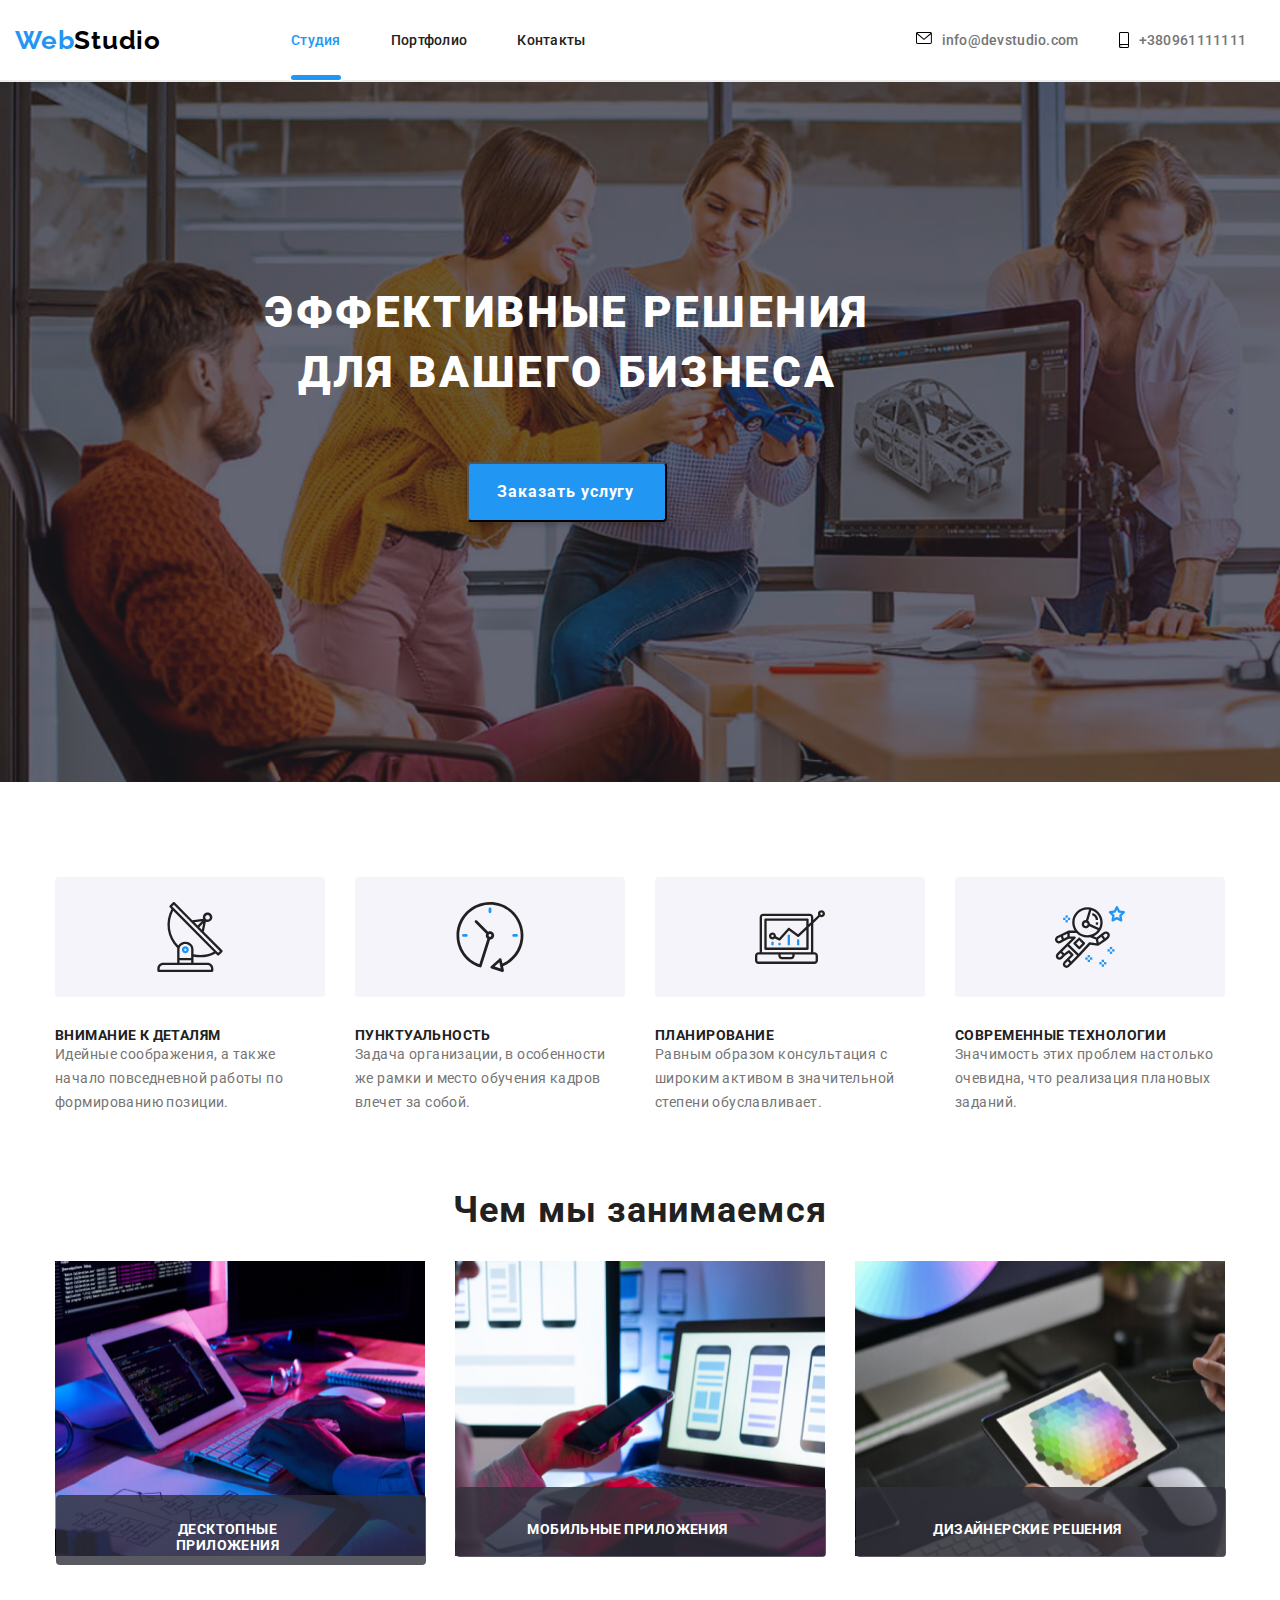
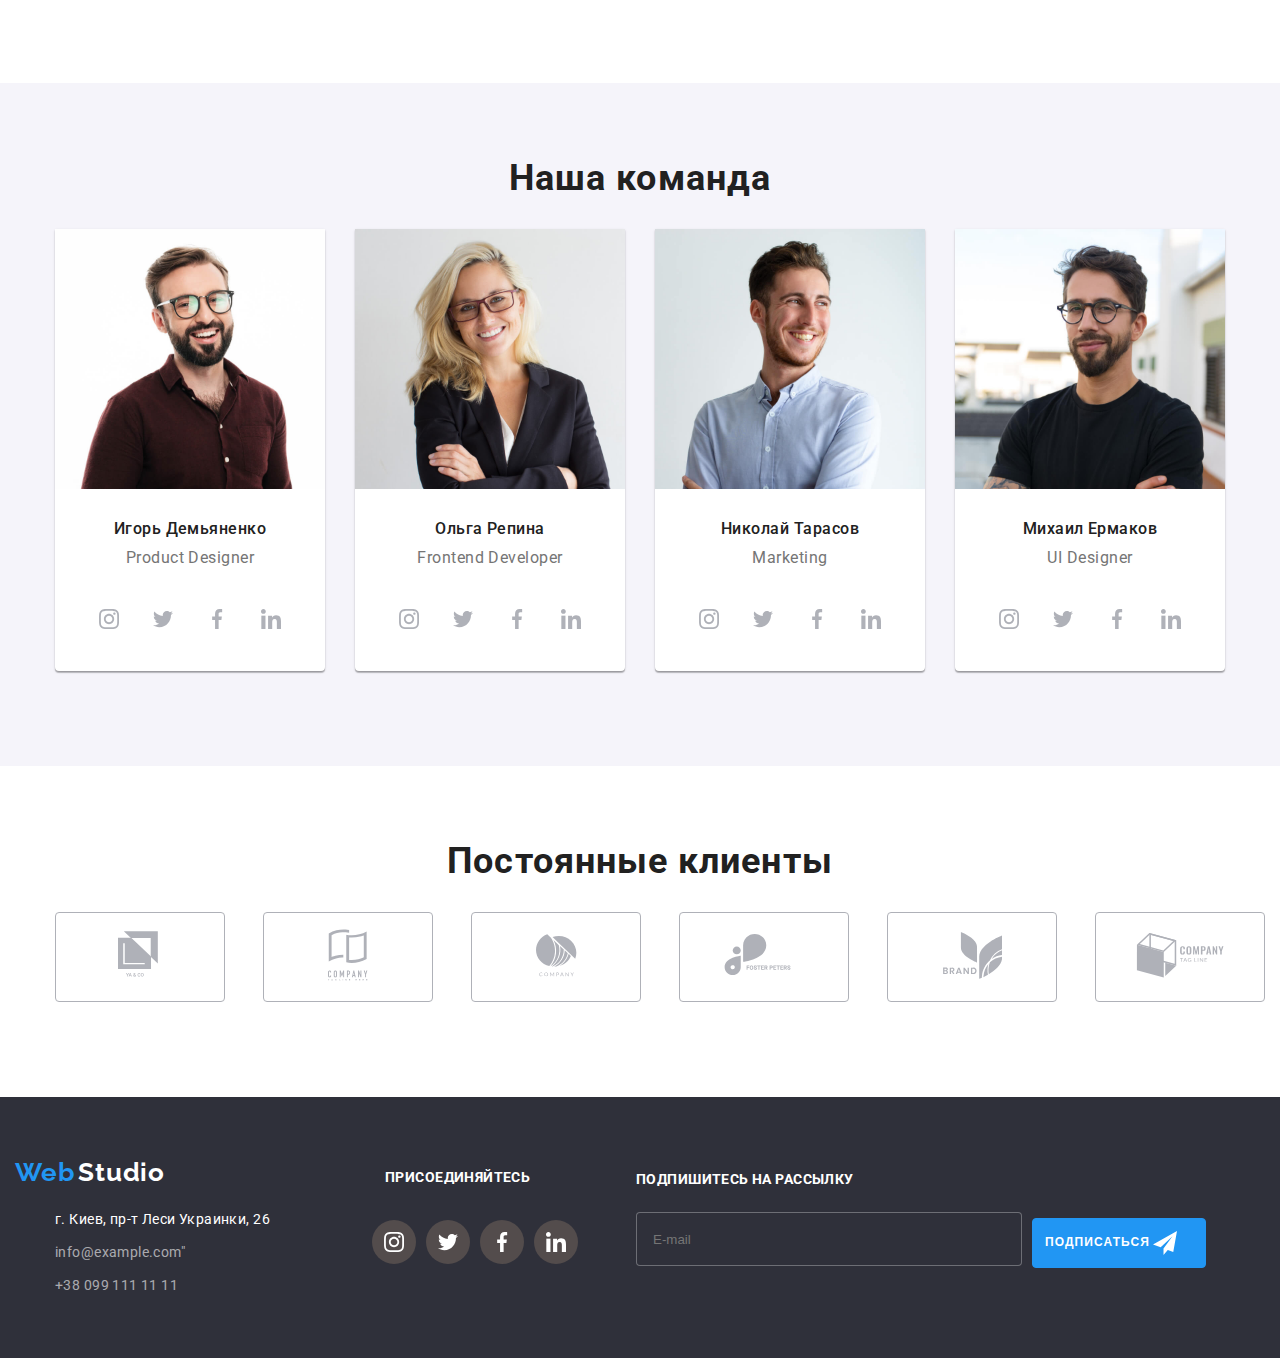
<file: index.html>
<!DOCTYPE html>
<html lang="ru">
  <head>
    <meta charset="UTF-8" />
    <meta name="viewport" content="width=device-width, initial-scale=1.0" />
    <link
      href="https://fonts.googleapis.com/css2?family=Raleway:wght@700&family=Roboto:wght@400;500;700;900&display=swap"
      rel="stylesheet"
    />
    <link rel="stylesheet" href="./css/main.min.css">
    <title>Web Studio</title>
  </head>
  <body>
    <!--HEADER-->
    <header class="header">
 <div class="container">
      <nav class="navigation" >
        <a class="logo list link" href="">Web</a>
        <a class="logo-1 list link" href="">Studio</a>
        <ul class="navigation-list list">
          <li class="navigation-list-item">
            <a class="navigation-list-link link">
             <a href="" class="menu-link">Студия</a></a>
          </li>
          <li class="navigation-list-item">
            <a class="navigation-list-link link">
              <a href="./portfolio.html" class="menu-link-1">Портфолио</a>
          </a>  
        </li>
          <li class="navigation-list-item">
            <a class="navigation-list-link link">
              <a href="" class="menu-link-1">Контакты</a>
          </a></li>
        </ul>
      <address class="address" >
        <div class="header-tel">
          <div class="add-1">
           <a class="header-tel-link link add-1" href="mailto:info@devstudio.com" width="161">info@devstudio.com 
              <svg class="add-svg-1" width="16" height="12">
          <use href="./images/sprite-svg.svg#icon-envelope"> </use>
                    </svg>  
                  </a> </div>
                  <div class="add-2">
                    <a class="header-tel-link link add-2" href="tel:+380961111111" width="142">+380961111111
            <svg class="add-svg-2" width="10" height="16">
                      <use href="./images/sprite-svg.svg#icon-smartphone"></use>
                  </svg> 
                </a>  </div>
        </div>
       </address>
      </nav> 
    </div> 
    </header>
    <main>
      <!--HERO-->
      <section class="section-heading">
      <div class="container">
          <h1 class="heading">Эффективные решения <br> для вашего бизнеса </h1>
          <button class="modal-btn" type="button" data-modal-open >Заказать услугу</button>
        </div>
      </section>
      <!--DETAILS-->
      <section class="section-details">
        <div class="container">
          <ul class="navigation-list list">
            <li class="about-details">
              <div class="details-1">
              <b class="about-details-heading">Внимание к деталям</b>
              <p class="about-details-text">Идейные соображения, а также начало повседневной работы по формированию позиции.</p>
            </div>
          </li>
            <li class="about-details">
              <div class="details-2">
              <b class="about-details-heading">Пунктуальность</b>
              <p class="about-details-text">Задача организации, в особенности же рамки и место обучения кадров влечет за собой.</p>
            </div> 
          </li>
            <li class="about-details">
              <div class="details-3"> 
                <b class="about-details-heading">Планирование</b>
              <p class="about-details-text">Равным образом консультация с широким активом в значительной степени обуславливает.</p>
            </div>  
          </li>
            <li class="about-details">
              <div class="details-4"> 
                 <b class="about-details-heading">Современные технологии</b>
              <p class="about-details-text">Значимость этих проблем настолько очевидна, что реализация плановых заданий.</p>
            </div>  
          </li>
          </ul>
        </div>
      </section>
       <!--OUR WORK-->
       <section class="section-work">
        <div class="container"> 
        <h2 class="section-work-heading">Чем мы занимаемся</h2>
        <ul class="section-work-list list">
          <li class="images-work-item">
            <img class="work-img" src="./images/our-work/img-desktopapp.jpg" alt="ноутбук" width="370" height="295">
               <p class="for-img-1">Десктопные приложения</p>
            </li>
             <li class="images-work-item">
            <img class="work-img" src="./images/our-work/img-mobileapp.jpg" alt="мобильный телефон" width="370" height="295">
          <p class="for-img-1">Мобильные приложения</p>
         </li>
           <li class="images-work-item">
             <img class="work-img" src="./images/our-work/img-design.jpg" alt="монитор компьютера" width="370" height="295">
           <p class="for-img-1">Дизайнерские решения</p> 
           </li>
           </ul>
        </div>
      </section>

      <!-- OUR COMAND -->
      <section class="section-command">
      <div class="container">
        <h2 class="section-command-heading">Наша команда</h2>
           <ul class="section-command-list list">
          <li class="command-item">
            <img src="./images/we/img-igor.jpg" alt="дизайнер продукта" width="270" height="260" />
            <div class="section-command-social">
            <h3 class="section-command-name">Игорь Демьяненко</h3>
            <p class="section-command-proffesion" lang="en">Product Designer</p>
              <ul class="social-list list">
              <li class="social-list-item">
                  <a class="social-list-link" href="">
                   <svg class="social-list-svg">
                          <use href="./images/sprite-svg.svg#icon-instagram"></use>
                      </svg>
                  </a>
              </li>
              <li class="social-list-item">
                  <a class="social-list-link" href="">
                      <svg class="social-list-svg">
                          <use href="./images/sprite-svg.svg#icon-twitter"></use>
                      </svg>
                  </a>
              </li>
              <li class="social-list-item">
                  <a class="social-list-link" href="">
                      <svg class="social-list-svg">
                          <use href="./images/sprite-svg.svg#icon-facebook"></use>
                      </svg>
                  </a>
              </li>
              <li class="social-list-item">
                  <a class="social-list-link" href="">
                      <svg class="social-list-svg">
                          <use href="./images/sprite-svg.svg#icon-linkedin"></use>
                      </svg>
                  </a>
              </li>
          </ul>
        </div>
      </li>
          <li class="command-item">
            <img src="./images/we/img-olga.jpg" alt="фронтенд-разработчик" width="270" height="260" />
            <div class="section-command-social">
               <h3 class="section-command-name">Ольга Репина</h3>
            <p class="section-command-proffesion" lang="en">Frontend Developer</p>
            <ul class="social-list list">
              <li class="social-list-item">
                  <a class="social-list-link" href="">
                      <svg class="social-list-svg">
                          <use href="./images/sprite-svg.svg#icon-instagram"></use>
                      </svg>
                  </a>
              </li>
              <li class="social-list-item">
                  <a class="social-list-link" href="">
                      <svg class="social-list-svg">
                          <use href="./images/sprite-svg.svg#icon-twitter"></use>
                      </svg>
                  </a>
              </li>
              <li class="social-list-item">
                  <a class="social-list-link" href="">
                      <svg class="social-list-svg">
                          <use href="./images/sprite-svg.svg#icon-facebook"></use>
                      </svg>
                  </a>
              </li>
              <li class="social-list-item">
                  <a class="social-list-link" href="">
                      <svg class="social-list-svg">
                          <use href="./images/sprite-svg.svg#icon-linkedin"></use>
                      </svg>
                  </a>
              </li>
          </ul>
        </div>
          <li class="command-item" >
            <img src="./images/we/img-nik.jpg" alt="маркетолог" width="270" height="260" />
            <div class="section-command-social">
            <h3 class="section-command-name">Николай Тарасов</h3>
            <p class="section-command-proffesion" lang="en">Marketing</p>
            <ul class="social-list list">
              <li class="social-list-item">
                  <a class="social-list-link" href="">
                      <svg class="social-list-svg">
                          <use href="./images/sprite-svg.svg#icon-instagram"></use>
                      </svg>
                  </a>
              </li>
              <li class="social-list-item">
                  <a class="social-list-link" href="">
                      <svg class="social-list-svg">
                          <use href="./images/sprite-svg.svg#icon-twitter"></use>
                      </svg>
                  </a>
              </li>
              <li class="social-list-item">
                  <a class="social-list-link" href="">
                      <svg class="social-list-svg">
                          <use href="./images/sprite-svg.svg#icon-facebook"></use>
                      </svg>
                  </a>
              </li>
              <li class="social-list-item">
                  <a class="social-list-link" href="">
                      <svg class="social-list-svg">
                          <use href="./images/sprite-svg.svg#icon-linkedin"></use>
                      </svg>
                  </a>
              </li>
          </ul> 
        </div>
          </li>
          <li class="command-item">
            <img src="./images/we/img-mikle.jpg" alt="дизайнер интерфейса" width="270" height="260" />
            <div class="section-command-social">
               <h3 class="section-command-name">Михаил Ермаков</h3>
            <p class="section-command-proffesion" lang="en">UI Designer</p>
              <ul class="social-list list">
              <li class="social-list-item">
                  <a class="social-list-link" href="">
                      <svg class="social-list-svg">
                          <use href="./images/sprite-svg.svg#icon-instagram"></use>
                      </svg>
                  </a>
              </li>
              <li class="social-list-item">
                  <a class="social-list-link" href="">
                      <svg class="social-list-svg">
                          <use href="./images/sprite-svg.svg#icon-twitter"></use>
                      </svg>
                  </a>
              </li>
              <li class="social-list-item">
                  <a class="social-list-link" href="">
                      <svg class="social-list-svg">
                          <use href="./images/sprite-svg.svg#icon-facebook"></use>
                      </svg>
                  </a>
              </li>
              <li class="social-list-item">
                  <a class="social-list-link" href="">
                      <svg class="social-list-svg">
                          <use href="./images/sprite-svg.svg#icon-linkedin"></use>
                      </svg>
                  </a>
              </li>
          </ul>
        </div>
      </li></li>
    </ul>
</div>
</section>

      <!--OUR CLIENTS-->
      <section class="section-clients">
        <div class="container"> 
        <h2 class="section-our-clients">Постоянные клиенты</h2>
        <ul class="section-clients-list list">
         <div class="clients-elements">
            <li class="images-client">
            <a class="images-client-link" href="">
                <svg class="client-svg-1" >
                    <use href="./images/sprite-svg.svg#icon-logo-1"></use>
                </svg>
            </a>
        </li> 
         <li class="images-client">
            <a class="images-client-link" href="">
                <svg class="client-svg-2">
                    <use href="./images/sprite-svg.svg#icon-logo-2"></use>
                </svg>
            </a>
        </li>
        <li class="images-client">
          <a class="images-client-link" href="">
              <svg class="client-svg-3">
                  <use href="./images/sprite-svg.svg#icon-object"></use>
              </svg>
          </a>
      </li>
      <li class="images-client">
        <a class="images-client-link" href="">
            <svg class="client-svg-4">
                <use href="./images/sprite-svg.svg#icon-logo-4"></use>
            </svg>
        </a>
    </li>
      <li class="images-client">
        <a class="images-client-link" href="">
            <svg class="client-svg-5">
                <use href="./images/sprite-svg.svg#icon-logo-5"></use>
            </svg>
        </a>
    </li>
    <li class="images-client">
      <a class="images-client-link" href="">
          <svg class="client-svg-6">
              <use href="./images/sprite-svg.svg#icon-logo-6"></use>
          </svg>
      </a>
  </li></div>
        </ul>
        </div>
      </section>
    </main>

   <!-- CONTACT INFO -->
 <footer class="footer">
  <div class="container">
    <div class="contact-all">
   <div class="contact-info">
    <a class="logo link" href="">Web</a>
     <a class="logo-1 link" href="">Studio </a>
     <address class="address">
      <ul class="address-list list link">
        <li class="address-list-item">
          <a class="address-location link" href="г. Киев, пр-т Леси Украинки, 26" target="_blank">г. Киев, пр-т Леси Украинки, 26</a>
        </li>
        <li class="address-list-item">
          <a class="address-mail link" href="mailto:info@example.com">info@example.com"</a>
        </li>
        <li>
          <a class="address-tel link" href="tel:+380991111111">+38 099 111 11 11</a>
        </li>
      </ul>
    </address>
  </div> 
  <div class="social">
   <a class="logo-0">ПРИСОЕДИНЯЙТЕСЬ</a>
  <ul class="social-list list">
    <li class="social-list-item">
      <a class="social-list-link" href="">
          <div class="svg"><svg class="social-list-svg">
              <use href="./images/sprite-svg.svg#icon-instagram"></use>
          </svg></div>
      </a>
  </li>
  <li class="social-list-item">
      <a class="social-list-link" href="">
          <svg class="social-list-svg">
              <use href="./images/sprite-svg.svg#icon-twitter"></use>
          </svg>
      </a>
  </li>
  <li class="social-list-item">
      <a class="social-list-link" href="">
          <svg class="social-list-svg">
              <use href="./images/sprite-svg.svg#icon-facebook"></use>
          </svg>
      </a>
  </li>
  <li class="social-list-item">
      <a class="social-list-link" href="">
          <svg class="social-list-svg">
              <use href="./images/sprite-svg.svg#icon-linkedin"></use>
          </svg>
      </a>
  </li>  
 </ul>
  </div>
  <!-- CONTACT FORM -->
  <div class="contact-form-wrapper">
          <a class="text-footer">Подпишитесь на рассылку</a>
          <form action="#" class="contact-form">
              <label class="modal-form-field">
               <span class="modal-form-field-wrapper">
               <input type="tel" name="user-phone" placeholder="E-mail" class="modal-form-input-1" required>
           </span>  
           </label> 
       <button type="submit" class="modal-form-btn-f">Подписаться</button> 
      </form>
     </div> </div></div>
    </footer>
  <div class="backdrop is-hidden" data-modal>
    <div class="modal">
        <button type="button" class="close-btn" data-modal-close> <svg class="btn-svg" width="11" height="11" >
          <use href="./images/sprite-svg.svg#icon-vector-x"></use>
      </svg></button>
      <form action="#" class="modal-form">
        <h2 class="for-contact">Оставьте свои данные, мы вам перезвоним</h2>
        <div class="form-1">
           <label class="modal-form-field">
           Имя
            <span class="modal-form-field-wrapper">
                <input type="text" name="user-name" class="modal-form-input" required>
                <svg width="18" height="18" class="modal-form-svg-icon">
                    <use href="./images/sprite-svg.svg#icon-vector"></use>
                </svg>
            </span>
        </label>
        <label class="modal-form-field">
            Телефон
            <span class="modal-form-field-wrapper">
            <input type="tel" name="user-phone" class="modal-form-input" required>
            <svg width="18" height="18" class="modal-form-svg-icon">
              <use href="./images/sprite-svg.svg#icon-vector-1"></use>
          </svg>
        </span>
        </label>
        <label class="modal-form-field">
         Почта
          <span class="modal-form-field-wrapper">
          <input type="tel" name="user-phone" class="modal-form-input" required>
          <svg width="18" height="18" class="modal-form-svg-icon">
            <use href="./images/sprite-svg.svg#icon-email-black"></use>
        </svg>
      </span>
      </label>
      <label class="modal-form-field">
      Комментарий  
     <div class="modal-form-text"><textarea name="user-message" id="" cols="60" rows="20" placeholder="Введите текст" class="modal-form-message"></textarea>
     </div> </label> 
     <input type="checkbox" name="user-policy" value="accept-policy" id="check-policy"
     class="modal-form-policy visually-hidden">
     <label for="check-policy" class="modal-form-policy-label">
            Соглашаюсь с рассылкой и принимаю <a href="#">Условия договора</a>
        </label>
        <button type="submit" class="modal-form-btn">Отправить</button>
      </div> </form>
</div></div>

  <script src="./js/modal.js"></script>

</body>
</html>
</file>
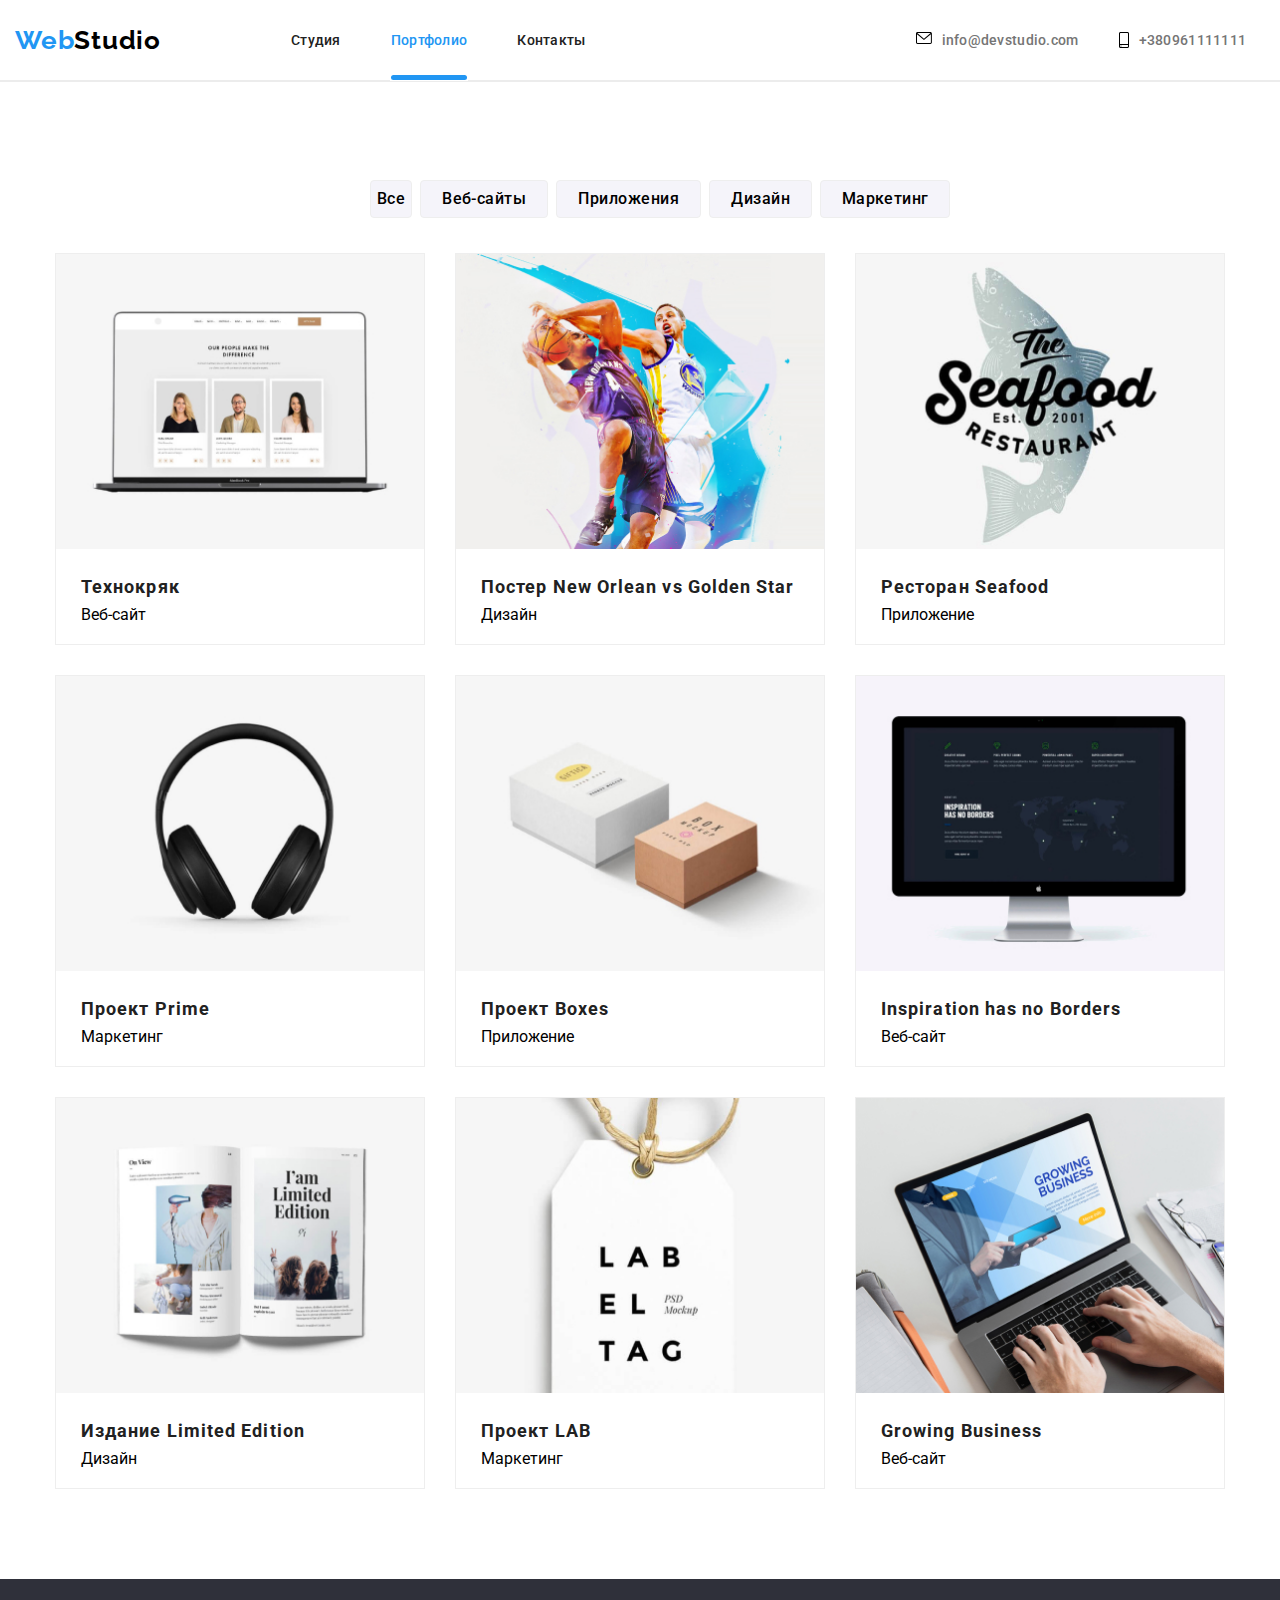
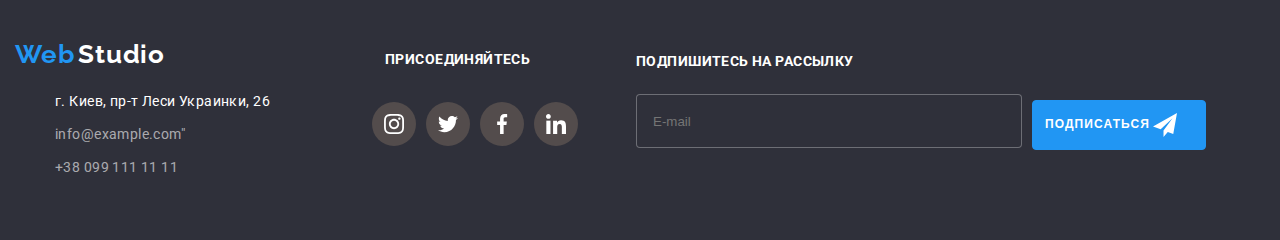
<file: portfolio.html>
<!DOCTYPE html>
<html lang="en">
  <head>
    <meta charset="UTF-8" />
    <meta name="viewport" content="width=device-width, initial-scale=1.0" />
    <link
      href="https://fonts.googleapis.com/css2?family=Raleway:wght@700&family=Roboto:wght@400;500;700;900&display=swap"
      rel="stylesheet"
    />
    <link rel="stylesheet" href="./css/portfolio.min.css"/>
    <title>Portfolio</title>
  </head>
  <body>
     <!--HEADER-->
    <header class="header">
      <div class="container">
           <nav class="navigation" >
             <a class="logo list link" href="">Web</a>
             <a class="logo-1 list link" href="">Studio</a>
             <ul class="navigation-list list">
               <li class="navigation-list-item">
                 <a class="navigation-list-link link">
                  <a href="./index.html" class="menu-link-1">Студия</a></a>
               </li>
               <li class="navigation-list-item">
                 <a class="navigation-list-link link">
                   <a href="" class="menu-link-p">Портфолио</a>
               </a>  
             </li>
               <li class="navigation-list-item">
                 <a class="navigation-list-link link">
                   <a href="" class="menu-link-1">Контакты</a>
               </a></li>
             </ul>
           <address class="address" >
             <div class="header-tel">
               <div class="add-1">
                <a class="header-tel-link link add-1" href="mailto:info@devstudio.com">info@devstudio.com  
                   <svg class="add-svg-1" width="16" height="12">
               <use href="./images/sprite-svg.svg#icon-envelope"> </use>
                         </svg>  
                       </a> </div>
                       <div class="add-2">
                         <a class="header-tel-link link add-2" href="tel:+380961111111">+380961111111
                 <svg class="add-svg-2" width="10" height="16">
                           <use href="./images/sprite-svg.svg#icon-smartphone"></use>
                       </svg> 
                     </a>  </div>
             </div>
            </address>
           </nav> 
         </div> 
         </header>
         <main>
      <!--HERO-->
      <section class="hero">
        <div class="container">
       <ul class="btn-all">
        <button class="modal-btn-1" type="button">Все</button> 
           <button class="modal-btn-1-two" type="button">Веб-сайты</button> 
          <button class="modal-btn-1-three" type="button">Приложения</button> 
           <button class="modal-btn-1-four" type="button">Дизайн</button> 
           <button class="modal-btn-1-five" type="button">Маркетинг</button> 
        </ul>
        </div>
      </section>
      <!-- Our work -->
      <section class="section-work-1">
      <div class="container">
        <ul class="section-work-list-1 list">
          <li class="section-work-item">
            <div class="section-work-item-all">
              <div class="section-work-img">
                <img class="img-portf" src="./images-portfolio/img-technokriak.jpg" alt="технокряк" width="370" height="295" />
              </div> 
              <div class="overlay">
               <p class="text-overlay">Технокряк это современная площадка распространения коронавируса. Компании используют эту платформу для цифрового шпионажа и атак на защищённые сервера конкурентов.</p> 
              </div>
             <div class="text">
                 <h3 class="section-work-heading-1">Технокряк</h3>
           <p class="section-work-app">Веб-сайт</p>
            </div>
           </div>
          </li>
          <li class="section-work-item">
            <div class="section-work-item-all">
             <img class="img-portf" src="./images-portfolio/img-poster.jpg" alt="постер" width="370" height="295" />
           <div class="text">
            <h3 class="section-work-heading-1" lang="ru,en">Постер New Orlean vs Golden Star</h3>
            <p class="section-work-app">Дизайн</p>
             </div> 
            </div>
          </li>
          <li class="section-work-item">
            <div class="section-work-item-all">
            <img class="img-portf" src="./images-portfolio/img-restaurant.jpg" alt="логотип ресторана" width="370" height="295" />
            <div class="text">
            <h3 class="section-work-heading-1" lang="ru,en">Ресторан Seafood</h3>
            <p class="section-work-app">Приложение</p>
             </div> </div>
          </li>
          <li class="section-work-item">
            <div class="section-work-item-all"> 
              <img class="img-portf" src="./images-portfolio/img-prime.jpg" alt="наушники" width="370" height="295" />
              <div class="text">
            <h3 class="section-work-heading-1" lang="ru,en">Проект Prime</h3>
            <p class="section-work-app">Маркетинг</p>
         </div> </div>
          </li>
          <li class="section-work-item">
            <div class="section-work-item-all">
               <img class="img-portf" src="./images-portfolio/img-boxes.jpg" alt="коробки" width="370" height="295" />
           <div class="text">
            <h3 class="section-work-heading-1" lang="ru,en">Проект Boxes</h3>
            <p class="section-work-app">Приложение</p>
             </div> </div>
          </li>
          <li class="section-work-item">
            <div class="section-work-item-all">
               <img class="img-portf" src="./images-portfolio/img-inspiration.jpg" alt="монитор" width="370" height="295" />
            <div class="text">
            <h3 class="section-work-heading-1" lang="en">Inspiration has no Borders</h3>
            <p class="section-work-app">Веб-сайт</p>
             </div> 
            </div>
          </li>
          <li class="section-work-item">
            <div class="section-work-item-all">
               <img class="img-portf" src="./images-portfolio/img-edition.jpg" alt="журнал" width="370" height="295" />
           <div class="text">
            <h3 class="section-work-heading-1" lang="ru,en">Издание Limited Edition</h3>
            <p class="section-work-app">Дизайн</p>
             </div> 
            </div>
          </li>
          <li class="section-work-item">
            <div class="section-work-item-all">
               <img class="img-portf" src="./images-portfolio/img-lab.jpg" alt="бирка" width="370" height="295" />
           <div class="text">
            <h3 class="section-work-heading-1" lang="ru,en">Проект LAB</h3>
            <p class="section-work-app">Маркетинг</p>
             </div> 
            </div>
          </li>
          <li class="section-work-item">
            <div class="section-work-item-all">
               <img class="img-portf" src="./images-portfolio/img-growing-business.jpg " alt="ноутбук" width="370" height="295" />
           <div class="text">
            <h3 class="section-work-heading-1" lang="en">Growing Business</h3>
            <p class="section-work-app">Веб-сайт</p>
             </div> 
            </div>
          </li>
        </ul>
        </div>
      </section>
    </main>
 <!-- CONTACT INFO -->
  <footer class="footer">
    <div class="container">
      <div class="contact-all">
     <div class="contact-info">
      <a class="logo link" href="">Web</a>
       <a class="logo-1 link" href="">Studio </a>
       <address class="address">
        <ul class="address-list list link">
          <li class="address-list-item">
            <a class="address-location link" href="г. Киев, пр-т Леси Украинки, 26" target="_blank">г. Киев, пр-т Леси Украинки, 26</a>
          </li>
          <li class="address-list-item">
            <a class="address-mail link" href="mailto:info@example.com">info@example.com"</a>
          </li>
          <li>
            <a class="address-tel link" href="tel:+380991111111">+38 099 111 11 11</a>
          </li>
        </ul>
      </address>
    </div> 
    <div class="social">
     <a class="logo-0">ПРИСОЕДИНЯЙТЕСЬ</a>
    <ul class="social-list list">
      <li class="social-list-item">
        <a class="social-list-link" href="">
            <div class="svg"><svg class="social-list-svg">
                <use href="./images/sprite-svg.svg#icon-instagram"></use>
            </svg></div>
        </a>
    </li>
    <li class="social-list-item">
        <a class="social-list-link" href="">
            <svg class="social-list-svg">
                <use href="./images/sprite-svg.svg#icon-twitter"></use>
            </svg>
        </a>
    </li>
    <li class="social-list-item">
        <a class="social-list-link" href="">
            <svg class="social-list-svg">
                <use href="./images/sprite-svg.svg#icon-facebook"></use>
            </svg>
        </a>
    </li>
    <li class="social-list-item">
        <a class="social-list-link" href="">
            <svg class="social-list-svg">
                <use href="./images/sprite-svg.svg#icon-linkedin"></use>
            </svg>
        </a>
    </li>  
   </ul>
    </div>
    <!-- CONTACT FORM -->
    <div class="contact-form-wrapper">
            <a class="text-footer">Подпишитесь на рассылку</a>
            <form action="#" class="contact-form">
                <label class="modal-form-field">
                 <span class="modal-form-field-wrapper">
                 <input type="tel" name="user-phone" placeholder="E-mail" class="modal-form-input-1" required>
             </span>  
             </label> 
         <button type="submit" class="modal-form-btn-f">Подписаться</button> 
        </form>
       </div> </div></div>
      </footer>
</body>
</html>
</file>
<file: css/main.min.css>
.visually-hidden{position:absolute !important;clip:rect(1px 1px 1px 1px);clip:rect(1px, 1px, 1px, 1px);padding:0 !important;border:0 !important;height:1px !important;width:1px !important;overflow:hidden}*,*::before,*::after{margin:0}body{font-family:"Roboto",sans-serif;font-style:normal}.list{list-style:none}.link{text-decoration:none}.address{font-style:normal}img{display:block}.container{padding:0 15px}@media screen and (min-width: 480px){.container .container{width:480px;margin:0 auto}}@media screen and (min-width: 768px){.container .container{width:768px}}@media screen and (min-width: 1200px){.container .container{width:1200px}}.logo,.logo-1{font-family:"Raleway",sans-serif;font-style:400;font-weight:700;font-size:26px;line-height:1.192;letter-spacing:0.03em}.logo{color:#2196f3}.logo-1{color:#000000}.logo-0{font-family:"Roboto",sans-serif;font-style:400;font-weight:700;font-size:14px;line-height:16px;letter-spacing:0.03em;color:#ffffff;text-decoration:none}.menu-link{outline:1px solid #ffffff;display:block;position:relative;padding-top:32px;padding-bottom:32px;text-decoration:none;-webkit-transition:all 250ms cubic-bezier(0.4, 0, 0.2, 1);transition:all 250ms cubic-bezier(0.4, 0, 0.2, 1);color:#2196f3}.menu-link::after{content:"";position:absolute;left:0;bottom:0px;display:block;width:50px;height:5px;background-color:#2196f3;border-radius:4px;opacity:1;-webkit-transform:translateX(0%);transform:translateX(0%);-webkit-transition:color 250ms cubic-bezier(0.4, 0, 0.2, 1);transition:color 250ms cubic-bezier(0.4, 0, 0.2, 1)}.menu-link:hover::after{color:#2196f3;opacity:0;outline:1px solid #2196f3}.menu-link:hover{color:#2196f3;-webkit-transition:all 250ms cubic-bezier(0.4, 0, 0.2, 1);transition:all 250ms cubic-bezier(0.4, 0, 0.2, 1)}.menu-link-1{color:#212121;display:-webkit-box;display:-ms-flexbox;display:flex;padding-top:32px;padding-bottom:30px;text-decoration:none}.menu-link-1:hover{color:#2196f3}.menu-link-p{outline:1px solid #ffffff;display:block;position:relative;padding-top:32px;padding-bottom:32px;text-decoration:none;-webkit-transition:color 250ms cubic-bezier(0.4, 0, 0.2, 1);transition:color 250ms cubic-bezier(0.4, 0, 0.2, 1);color:#2196f3}.menu-link-p::after{content:"";position:absolute;left:0;bottom:0px;display:block;width:100%;height:5px;background-color:#2196f3;border-radius:4px;opacity:1;-webkit-transform:translateX(0%);transform:translateX(0%);-webkit-transition:color 250ms cubic-bezier(0.4, 0, 0.2, 1);transition:color 250ms cubic-bezier(0.4, 0, 0.2, 1)}.menu-link-p:hover::after{opacity:0;outline:1px solid #2196f3}.menu-link-p:hover{color:#2196f3;-webkit-transition:all 250ms cubic-bezier(0.4, 0, 0.2, 1);transition:all 250ms cubic-bezier(0.4, 0, 0.2, 1)}.social-list{display:-webkit-box;display:-ms-flexbox;display:flex;-webkit-box-pack:justify;-ms-flex-pack:justify;justify-content:space-between;width:206px;padding-left:32px;padding-right:30px}.social-list-link{display:-webkit-box;display:-ms-flexbox;display:flex;-webkit-box-align:center;-ms-flex-align:center;align-items:center;-webkit-box-pack:center;-ms-flex-pack:center;justify-content:center;width:44px;height:44px;border-radius:50%;background-position:center;background-color:#ffffff}.social-list-svg{display:-webkit-box;display:-ms-flexbox;display:flex;width:20px;height:20px;fill:#afb1b8}.social-list-link:hover{background-color:#2196f3;-webkit-transition:all 250ms cubic-bezier(0.4, 0, 0.2, 1);transition:all 250ms cubic-bezier(0.4, 0, 0.2, 1)}.social-list-link:hover .social-list-svg{fill:#ffffff}.social-list-item{padding-top:15px;padding-bottom:30px}.social-list-item:not(:last-child){padding-right:10px}.address{display:-webkit-box;display:-ms-flexbox;display:flex}.address-location,.address-mail,.address-tel{font-family:var(--main-font);font-style:400;font-weight:400;font-size:14px;line-height:1.714;letter-spacing:0.03em;color:#ffffff}.footer{display:-webkit-box;display:-ms-flexbox;display:flex;background:#2f303a;padding-top:60px;padding-bottom:60px}.footer .address-location{margin-top:20px}.footer .address-mail,.footer .address-tel{color:rgba(255,255,255,0.6)}.footer .address-list-item{display:-webkit-box;display:-ms-flexbox;display:flex;text-align:center;justify-items:center;margin-bottom:9px}.footer .contact-all{display:-webkit-box;display:-ms-flexbox;display:flex;-webkit-box-pack:justify;-ms-flex-pack:justify;justify-content:space-between;text-align:start}.footer .social{display:-webkit-box;display:-ms-flexbox;display:flex;width:206px;-webkit-box-pack:start;-ms-flex-pack:start;justify-content:flex-start;text-align:start;-webkit-box-orient:vertical;-webkit-box-direction:normal;-ms-flex-direction:column;flex-direction:column;padding-left:70px;padding-top:12px}.footer .social-list-item:not(:last-child){padding-right:10px}.footer .logo-0{margin-bottom:20px;padding-left:45px}.footer .logo-1{color:#ffffff}.footer .social-list-link{background-color:#534c4c}.footer .social-list-link:hover{background-color:#2196f3}.footer .social-list-svg{fill:#ffffff}.text-footer{color:#ffffff;font-style:normal;font-weight:bold;font-size:14px;line-height:16px;letter-spacing:0.03em;text-transform:uppercase}.contact-form{width:570px;display:-webkit-box;display:-ms-flexbox;display:flex;-webkit-box-pack:start;-ms-flex-pack:start;justify-content:flex-start;text-align:start;-webkit-box-orient:horizontal;-webkit-box-direction:normal;-ms-flex-direction:row;flex-direction:row;padding-top:20px}.contact-form-wrapper{padding-left:90px;padding-top:12px}.contact-form-input,.contact-form-message{font-weight:600;font-size:11px;line-height:1.364;letter-spacing:0.1em;color:#fff;background-color:transparent;border:none;border-bottom:1px solid #9da4bd}.contact-form-input,.contact-form-message{font-weight:600;font-size:11px;line-height:1.364;letter-spacing:0.1em;color:#fff;background-color:transparent;border:none;border-bottom:1px solid #9da4bd}.contact-form-input:focus,.contact-form-message:focus{outline:none;border-bottom:1px solid #fff}.contact-form-input:focus::-webkit-input-placeholder,.contact-form-input:focus .contact-form-message:focus::-webkit-input-placeholder,.contact-form-message:focus::-webkit-input-placeholder,.contact-form-message:focus .contact-form-message:focus::-webkit-input-placeholder{color:#fff}.contact-form-input:focus:-ms-input-placeholder,.contact-form-input:focus .contact-form-message:focus:-ms-input-placeholder,.contact-form-message:focus:-ms-input-placeholder,.contact-form-message:focus .contact-form-message:focus:-ms-input-placeholder{color:#fff}.contact-form-input:focus::-ms-input-placeholder,.contact-form-input:focus .contact-form-message:focus::-ms-input-placeholder,.contact-form-message:focus::-ms-input-placeholder,.contact-form-message:focus .contact-form-message:focus::-ms-input-placeholder{color:#fff}.contact-form-input:focus::placeholder,.contact-form-input:focus .contact-form-message:focus::placeholder,.contact-form-message:focus::placeholder,.contact-form-message:focus .contact-form-message:focus::placeholder{color:#fff}.contact-form-input{width:270px;height:24px;margin-bottom:44px}.contact-form-message{width:100%;height:76px;resize:none;margin-bottom:44px}.backdrop{position:absolute;top:0px;left:0px;width:100%;height:100%;background-color:rgba(0,0,0,0.5);-webkit-transition:all 250ms cubic-bezier(0.4, 0, 0.2, 1);transition:all 250ms cubic-bezier(0.4, 0, 0.2, 1)}.backdrop.is-hidden{opacity:0;visibility:hidden;pointer-events:none}.modal{position:absolute;top:50%;left:50%;-webkit-transform:translate(-50%, -50%);transform:translate(-50%, -50%);width:528px;height:581px;background-color:#ffffff}.form-1{padding-left:40px;padding-right:40px;-webkit-box-align:center;-ms-flex-align:center;align-items:center;border-radius:4px;color:#757575}.modal-comment{margin-right:50px;margin-left:50px}.modal-form{display:-webkit-box;display:-ms-flexbox;display:flex;-webkit-box-orient:vertical;-webkit-box-direction:normal;-ms-flex-direction:column;flex-direction:column;-webkit-box-pack:center;-ms-flex-pack:center;justify-content:center}.modal-form-field-wrapper{color:black}.modal-form-input-1{width:358px;height:50px;border:1px solid rgba(255,255,255,0.3);border-radius:4px;padding-left:16px;background-color:#2f303a;color:rgba(255,255,255,0.6);margin-right:10px;padding-right:10px;margin-top:4px}.modal-form .for-contact{padding-bottom:12px;padding-top:52px;font-size:20px;text-align:center;letter-spacing:0.03em;color:#212121;height:23px}.modal-form-field,.modal-form-message{font-style:normal;font-weight:normal;font-size:12px;line-height:14px;letter-spacing:0.01em;color:#757575}.modal-form-field{display:block;position:relative;width:448px}.modal-form-field:not(:first-child){margin-top:10px}.modal-form-input:focus,.modal-form-message:focus{outline:none;border:1px solid #2196f3}.modal-form-input:focus+.modal-form-svg-icon{fill:#2196f3}.modal-form-input{display:block;width:90%;height:40px;border:1px solid rgba(33,33,33,0.2);border-radius:4px;padding-left:42px;margin-top:4px}.modal-form-message{width:416px;height:96px;border:1px solid #ffffff;border-radius:4px;resize:none;margin-bottom:40px;margin-top:4px;margin-left:16px}.modal-form-text{width:448px;height:120px;border:1px solid rgba(33,33,33,0.2);border-radius:4px;resize:none;margin-bottom:20px}.modal-form-svg-icon{position:absolute;top:50%;left:12px}.modal-form-policy-label{font-style:normal;font-weight:normal;font-size:14px;line-height:24px;letter-spacing:0.03em;color:#757575}.modal-form-policy-label::before{display:inline-block;content:"";width:16px;height:15px;outline:1px solid #212121;margin-right:7px}.modal-form-policy-label::before:hover{outline:1px solid #2196f3}.modal-form-policy:checked+.modal-form-policy-label::before{background-color:#2196f3;outline:1px solid #2196f3;background-image:url("../images/svg-for-sprite/icon-check.svg")}.navigation{display:-webkit-box;display:-ms-flexbox;display:flex;-webkit-box-align:center;-ms-flex-align:center;align-items:center}.navigation-list{display:-webkit-box;display:-ms-flexbox;display:flex;color:#212121}.navigation-list-item:not(:last-child){margin-right:50px}.navigation-list,.header-tel-link{font-style:400;font-weight:500;font-size:14px;line-height:1.143;letter-spacing:0.02em}.navigation-list-link:hover,.navigation-list-link:focus,.header-tel-link:hover,.header-tel-link:focus{color:#2196f3;-webkit-transition:all 250ms cubic-bezier(0.4, 0, 0.2, 1);transition:all 250ms cubic-bezier(0.4, 0, 0.2, 1)}.header{-webkit-box-pack:justify;-ms-flex-pack:justify;justify-content:space-between;border-bottom:1px solid #ececec;border-bottom-width:0.2vw;height:80px;padding-top:0px}.header .logo-1{margin-right:90px}.header .header-tel{display:-webkit-box;display:-ms-flexbox;display:flex;-webkit-box-orient:horizontal;-webkit-box-direction:normal;-ms-flex-direction:row;flex-direction:row}.header .address{padding-left:300px}.header-tel-link{padding-left:30px;padding-right:10px;color:#757575}.add-1{display:-webkit-box;display:-ms-flexbox;display:flex;-webkit-box-orient:horizontal;-webkit-box-direction:reverse;-ms-flex-direction:row-reverse;flex-direction:row-reverse}.add-2{display:-webkit-box;display:-ms-flexbox;display:flex;-webkit-box-orient:horizontal;-webkit-box-direction:reverse;-ms-flex-direction:row-reverse;flex-direction:row-reverse}.add-svg-1{padding-right:10px}.add-svg-2{padding-right:10px}.add-1:hover .add-svg-1{fill:#2196f3}.add-2:hover .add-svg-2{fill:#2196f3}@media screen and (min-device-pixel-ratio: 2) and (max-width: 767px), screen and (-webkit-min-device-pixel-ratio: 2) and (max-width: 767px), screen and (min-resolution: 192dpi) and (max-width: 767px), screen and (min-resolution: 2dppx) and (max-width: 767px){.section-heading{background-image:-webkit-gradient(linear, left top, left bottom, from(rgba(47,48,58,0.4)), to(rgba(47,48,58,0.4))),url("../images/header/header-img-mob@2x.jpg");background-image:linear-gradient(rgba(47,48,58,0.4), rgba(47,48,58,0.4)),url("../images/header/header-img-mob@2x.jpg")}}@media screen and (min-width: 320px) and (max-width: 767px){.section-heading{background-image:-webkit-gradient(linear, left top, left bottom, from(rgba(47,48,58,0.4)), to(rgba(47,48,58,0.4))),url("../images/header/header-img-mob.jpg");background-image:linear-gradient(rgba(47,48,58,0.4), rgba(47,48,58,0.4)),url("../images/header/header-img-mob.jpg");background-repeat:no-repeat;background-size:cover;padding-top:0px;padding-bottom:60px}}@media screen and (min-width: 480px){.section-heading{display:-webkit-box;display:-ms-flexbox;display:flex;padding-top:0px;padding-bottom:60px;background-repeat:no-repeat;background-size:cover;fill:#2f303a, 40%;-webkit-box-flex:1;-ms-flex-positive:1;flex-grow:1}.section-heading .heading{width:360px;font-family:"Roboto",sans-serif;font-style:400;font-weight:900;font-size:26px;line-height:1.615;text-align:center;letter-spacing:0.06em;text-transform:uppercase;color:#ffffff;padding-top:118px;padding-bottom:30px;padding-right:60px;padding-left:60px}.section-heading .heading{text-align:center;margin-bottom:30px}.section-heading .modal-btn{margin-bottom:118px}}@media screen and (min-device-pixel-ratio: 2) and (min-width: 768px), screen and (-webkit-min-device-pixel-ratio: 2) and (min-width: 768px), screen and (min-resolution: 192dpi) and (min-width: 768px), screen and (min-resolution: 2dppx) and (min-width: 768px){.section-heading{background-image:-webkit-gradient(linear, left top, left bottom, from(rgba(47,48,58,0.4)), to(rgba(47,48,58,0.4))),url("../images/header/header-img-tab@2x.jpg");background-image:linear-gradient(rgba(47,48,58,0.4), rgba(47,48,58,0.4)),url("../images/header/header-img-tab@2x.jpg")}}@media screen and (min-width: 768px) and (max-width: 1199px){.section-heading{background-image:-webkit-gradient(linear, left top, left bottom, from(rgba(47,48,58,0.4)), to(rgba(47,48,58,0.4))),url("../images/header/header-img-tab.jpg");background-image:linear-gradient(rgba(47,48,58,0.4), rgba(47,48,58,0.4)),url("../images/header/header-img-tab.jpg");background-repeat:no-repeat;background-size:cover;padding-top:0px;padding-bottom:60px}}@media screen and (min-width: 768px){.section-heading{display:-webkit-box;display:-ms-flexbox;display:flex;padding-top:0px;padding-bottom:60px;background-repeat:no-repeat;background-size:cover;fill:#2f303a, 40%;-webkit-box-flex:1;-ms-flex-positive:1;flex-grow:1}.section-heading .heading{width:360px;font-family:"Roboto",sans-serif;font-style:400;font-weight:900;font-size:26px;line-height:1.615;text-align:center;letter-spacing:0.06em;text-transform:uppercase;color:#ffffff;padding-top:118px;padding-bottom:30px;padding-right:204px;padding-left:204px}.section-heading .heading{text-align:center;margin-bottom:30px}.section-heading .modal-btn{margin-bottom:118px}}@media screen and (min-device-pixel-ratio: 2) and (min-width: 1200px), screen and (-webkit-min-device-pixel-ratio: 2) and (min-width: 1200px), screen and (min-resolution: 192dpi) and (min-width: 1200px), screen and (min-resolution: 2dppx) and (min-width: 1200px){.section-heading{background-image:-webkit-gradient(linear, left top, left bottom, from(rgba(47,48,58,0.4)), to(rgba(47,48,58,0.4))),url("../images/header/img-desktop@2x.jpg");background-image:linear-gradient(rgba(47,48,58,0.4), rgba(47,48,58,0.4)),url("../images/header/img-desktop@2x.jpg")}}@media screen and (min-width: 1200px){.section-heading{background-image:-webkit-gradient(linear, left top, left bottom, from(rgba(47,48,58,0.4)), to(rgba(47,48,58,0.4))),url("../images/header/img-desktop.jpg");background-image:linear-gradient(rgba(47,48,58,0.4), rgba(47,48,58,0.4)),url("../images/header/img-desktop.jpg");display:-webkit-box;display:-ms-flexbox;display:flex;padding-top:0px;padding-bottom:60px;background-repeat:no-repeat;background-size:cover;fill:#2f303a, 40%;-webkit-box-flex:1;-ms-flex-positive:1;flex-grow:1}.section-heading .heading{width:696px;font-family:"Roboto",sans-serif;font-style:400;font-weight:900;font-size:44px;line-height:1.364;text-align:center;letter-spacing:0.06em;text-transform:uppercase;color:#ffffff;padding-top:200px;padding-bottom:30px}.section-heading .heading{text-align:center;margin-bottom:30px}.section-heading .modal-btn{margin-bottom:200px}}.section-clients{padding-top:95px;padding-bottom:95px}.section-clients .section-our-clients{margin-bottom:50px;text-align:center}.section-clients .clients-elements{display:-webkit-box;display:-ms-flexbox;display:flex;-webkit-box-pack:justify;-ms-flex-pack:justify;justify-content:space-between;-webkit-box-orient:horizontal;-webkit-box-direction:normal;-ms-flex-direction:row;flex-direction:row}.images-client{display:-webkit-box;display:-ms-flexbox;display:flex;-webkit-box-align:center;-ms-flex-align:center;align-items:center;-webkit-box-pack:center;-ms-flex-pack:center;justify-content:center;width:170px;height:90px;background-color:#ffffff;border:1px solid #afb1b8;-webkit-box-sizing:border-box;box-sizing:border-box;border-radius:4px}.images-client:hover{border:1px solid #2196f3;-webkit-transform:scale(1.1);transform:scale(1.1);-webkit-transition:250ms cubic-bezier(0.4, 0, 0.2, 1);transition:250ms cubic-bezier(0.4, 0, 0.2, 1)}.images-client:hover .client-svg-1{fill:#2196f3}.images-client:hover .client-svg-2{fill:#2196f3}.images-client:hover .client-svg-3{fill:#2196f3}.images-client:hover .client-svg-4{fill:#2196f3}.images-client:hover .client-svg-5{fill:#2196f3}.images-client:hover .client-svg-6{fill:#2196f3}.client-svg-1{width:44px;height:49px;fill:#afb1b8}.client-svg-2{width:40px;height:52px;fill:#afb1b8}.client-svg-3{width:41px;height:43px;fill:#afb1b8}.client-svg-4{width:80px;height:42px;fill:#afb1b8}.client-svg-5{width:59px;height:47px;fill:#afb1b8}.client-svg-6{width:89px;height:45px;fill:#afb1b8}.section-command{padding-top:95px;padding-bottom:95px;background:#f5f4fa}.section-command-name{font-family:"Roboto",sans-serif;font-style:400;font-weight:500;font-size:16px;line-height:1.188;text-align:center;letter-spacing:0.03em;color:#212121;padding-top:30px;padding-bottom:10px}.section-command-proffesion{font-family:"Roboto",sans-serif;font-style:400;font-weight:400;font-size:16px;line-height:1.188;text-align:center;letter-spacing:0.03em;color:#757575;padding-bottom:15px}.section-command-heading{text-align:center;margin-bottom:50px}.section-command .command-item{background:#ffffff;-webkit-box-shadow:0px 1px 3px rgba(0,0,0,0.12),0px 1px 1px rgba(0,0,0,0.14),0px 2px 1px rgba(0,0,0,0.2);box-shadow:0px 1px 3px rgba(0,0,0,0.12),0px 1px 1px rgba(0,0,0,0.14),0px 2px 1px rgba(0,0,0,0.2);border-radius:0px 0px 4px 4px}.section-command .command-item:not(:last-child){margin-right:30px}.section-command-list{display:-webkit-box;display:-ms-flexbox;display:flex;width:270px}.section-work-heading,.section-command-heading,.section-our-clients{font-family:"Roboto",sans-serif;font-style:400;font-weight:700;font-size:36px;line-height:1.167px;text-align:center;letter-spacing:0.03em;color:#212121}.section-work{padding-bottom:95px}.section-work .section-work-heading{text-align:center;margin-bottom:50px}.section-work .section-work-list{display:-webkit-box;display:-ms-flexbox;display:flex;width:370px}.section-work .images-work-item:not(:last-child){margin-right:30px}.section-work-item:hover{-webkit-box-shadow:0px 1px 1px rgba(0,0,0,0.12),0px 4px 4px rgba(0,0,0,0.06),1px 4px 6px rgba(0,0,0,0.16);box-shadow:0px 1px 1px rgba(0,0,0,0.12),0px 4px 4px rgba(0,0,0,0.06),1px 4px 6px rgba(0,0,0,0.16);-webkit-transform:scale(1);transform:scale(1)}.section-work-list{font-family:Roboto;font-style:normal;font-weight:bold;font-size:14px;line-height:16px;text-align:center;letter-spacing:0.03em;text-transform:uppercase}.for-img-1{width:205px;position:relative;display:-webkit-box;display:-ms-flexbox;display:flex;-webkit-box-pack:center;-ms-flex-pack:center;justify-content:center;-webkit-box-align:center;-ms-flex-align:center;align-items:center;text-align:center;text-transform:uppercase;color:#fff;-webkit-transform:translate(70px, -35px);transform:translate(70px, -35px);z-index:4}.for-img-1::before{position:absolute;display:block;content:"";width:370px;height:70px;background-position:center;background-repeat:no-repeat;border-radius:4px;margin-bottom:30px;background-color:rgba(47,48,58,0.8);color:#f5f4fa;-webkit-transform:translate(13px, 8px);transform:translate(13px, 8px);z-index:-2}.section-details{display:-webkit-box;display:-ms-flexbox;display:flex;padding-top:80px;padding-top:95px;padding-bottom:95px}.section-details .about-details{width:270px}.section-details .about-details:not(:last-child){margin-right:30px}.section-details .about-details-heading{font-family:"Roboto",sans-serif;font-style:400;font-weight:700;font-size:14px;line-height:1.143;letter-spacing:0.03em;text-transform:uppercase;color:#212121}.section-details .about-details-text{font-family:"Roboto",sans-serif;font-style:400;font-weight:400;font-size:14px;line-height:1.71;letter-spacing:0.03em;color:#757575}.details-1::before{display:block;content:"";width:270px;height:120px;background-image:url("../images/svg-for-sprite/antenna.svg");background-position:center;background-repeat:no-repeat;background-color:#f5f4fa;border-radius:4px;-webkit-box-flex:1;-ms-flex-positive:1;flex-grow:1;margin-bottom:30px}.details-2::before{display:block;content:"";width:270px;height:120px;background-image:url("../images/svg-for-sprite/clock.svg");background-position:center;background-repeat:no-repeat;background-color:#f5f4fa;border-radius:4px;-webkit-box-flex:1;-ms-flex-positive:1;flex-grow:1;margin-bottom:30px}.details-3::before{display:block;content:"";width:270px;height:120px;background-image:url("../images/svg-for-sprite/diagram.svg");background-position:center;background-repeat:no-repeat;background-color:#f5f4fa;border-radius:4px;-webkit-box-flex:1;-ms-flex-positive:1;flex-grow:1;margin-bottom:30px}.details-4::before{display:block;content:"";width:270px;height:120px;background-image:url("../images/svg-for-sprite/astronaut.svg");background-position:center;background-repeat:no-repeat;background-color:#f5f4fa;border-radius:4px;-webkit-box-flex:1;-ms-flex-positive:1;flex-grow:1;margin-bottom:30px}.contact-form-btn,.modal-form-btn,.modal-form-btn-f{font-style:normal;font-weight:600;font-size:12px;line-height:1.333;letter-spacing:0.09em;text-transform:uppercase;color:#ffffff;padding:12px;min-width:160px;height:40px;border:1px solid #2196f3;border-radius:4px;background-color:#2196f3;cursor:pointer;-webkit-transition:all 250ms cubic-bezier(0.4, 0, 0.2, 1);transition:all 250ms cubic-bezier(0.4, 0, 0.2, 1)}.modal-form-btn-f{-webkit-transform:translate(0px, 10px);transform:translate(0px, 10px)}.modal-form-btn{height:50px;width:200px;display:-webkit-box;display:-ms-flexbox;display:flex;-webkit-box-align:center;-ms-flex-align:center;align-items:center;text-align:center;-webkit-box-pack:center;-ms-flex-pack:center;justify-content:center;-webkit-transform:translate(110px, 20px);transform:translate(110px, 20px)}.modal-form-btn-f{background-image:url("../images/svg-for-sprite/telegram.svg");background-repeat:no-repeat;display:-webkit-box;display:-ms-flexbox;display:flex;-webkit-box-align:center;-ms-flex-align:center;align-items:center;text-align:center;width:200px;background-position:right center;background-position-x:120px;height:50px}.close-btn:focus{outline:none;border:1px solid #2196f3}.close-btn:hover{fill:#2196f3}.close-btn{position:absolute;top:8px;right:8px;width:30px;height:30px;background-color:#ffffff;border:1px solid rgba(0,0,0,0.1);border-radius:50%;cursor:pointer}.modal-btn{font-family:"Roboto",sans-serif;font-style:400;font-weight:700;font-size:16px;line-height:1.875;display:-webkit-box;display:-ms-flexbox;display:flex;-webkit-box-align:center;-ms-flex-align:center;align-items:center;text-align:center;letter-spacing:0.06em;color:#ffffff;width:200px;height:50px;background:#2196f3;-webkit-box-shadow:0px 4px 4px rgba(0,0,0,0.15);box-shadow:0px 4px 4px rgba(0,0,0,0.15);border-radius:4px;padding:28px;margin:0 auto}
/*# sourceMappingURL=main.min.css.map */
</file>
<file: css/portfolio.min.css>
.visually-hidden{position:absolute !important;clip:rect(1px 1px 1px 1px);clip:rect(1px, 1px, 1px, 1px);padding:0 !important;border:0 !important;height:1px !important;width:1px !important;overflow:hidden}*,*::before,*::after{margin:0}body{font-family:"Roboto",sans-serif;font-style:normal}.list{list-style:none}.link{text-decoration:none}.address{font-style:normal}img{display:block}.container{padding:0 15px}@media screen and (min-width: 480px){.container .container{width:480px;margin:0 auto}}@media screen and (min-width: 768px){.container .container{width:768px}}@media screen and (min-width: 1200px){.container .container{width:1200px}}.logo,.logo-1{font-family:"Raleway",sans-serif;font-style:400;font-weight:700;font-size:26px;line-height:1.192;letter-spacing:0.03em}.logo{color:#2196f3}.logo-1{color:#000000}.logo-0{font-family:"Roboto",sans-serif;font-style:400;font-weight:700;font-size:14px;line-height:16px;letter-spacing:0.03em;color:#ffffff;text-decoration:none}.menu-link{outline:1px solid #ffffff;display:block;position:relative;padding-top:32px;padding-bottom:32px;text-decoration:none;-webkit-transition:all 250ms cubic-bezier(0.4, 0, 0.2, 1);transition:all 250ms cubic-bezier(0.4, 0, 0.2, 1);color:#2196f3}.menu-link::after{content:"";position:absolute;left:0;bottom:0px;display:block;width:50px;height:5px;background-color:#2196f3;border-radius:4px;opacity:1;-webkit-transform:translateX(0%);transform:translateX(0%);-webkit-transition:color 250ms cubic-bezier(0.4, 0, 0.2, 1);transition:color 250ms cubic-bezier(0.4, 0, 0.2, 1)}.menu-link:hover::after{color:#2196f3;opacity:0;outline:1px solid #2196f3}.menu-link:hover{color:#2196f3;-webkit-transition:all 250ms cubic-bezier(0.4, 0, 0.2, 1);transition:all 250ms cubic-bezier(0.4, 0, 0.2, 1)}.menu-link-1{color:#212121;display:-webkit-box;display:-ms-flexbox;display:flex;padding-top:32px;padding-bottom:30px;text-decoration:none}.menu-link-1:hover{color:#2196f3}.menu-link-p{outline:1px solid #ffffff;display:block;position:relative;padding-top:32px;padding-bottom:32px;text-decoration:none;-webkit-transition:color 250ms cubic-bezier(0.4, 0, 0.2, 1);transition:color 250ms cubic-bezier(0.4, 0, 0.2, 1);color:#2196f3}.menu-link-p::after{content:"";position:absolute;left:0;bottom:0px;display:block;width:100%;height:5px;background-color:#2196f3;border-radius:4px;opacity:1;-webkit-transform:translateX(0%);transform:translateX(0%);-webkit-transition:color 250ms cubic-bezier(0.4, 0, 0.2, 1);transition:color 250ms cubic-bezier(0.4, 0, 0.2, 1)}.menu-link-p:hover::after{opacity:0;outline:1px solid #2196f3}.menu-link-p:hover{color:#2196f3;-webkit-transition:all 250ms cubic-bezier(0.4, 0, 0.2, 1);transition:all 250ms cubic-bezier(0.4, 0, 0.2, 1)}.social-list{display:-webkit-box;display:-ms-flexbox;display:flex;-webkit-box-pack:justify;-ms-flex-pack:justify;justify-content:space-between;width:206px;padding-left:32px;padding-right:30px}.social-list-link{display:-webkit-box;display:-ms-flexbox;display:flex;-webkit-box-align:center;-ms-flex-align:center;align-items:center;-webkit-box-pack:center;-ms-flex-pack:center;justify-content:center;width:44px;height:44px;border-radius:50%;background-position:center;background-color:#ffffff}.social-list-svg{display:-webkit-box;display:-ms-flexbox;display:flex;width:20px;height:20px;fill:#afb1b8}.social-list-link:hover{background-color:#2196f3;-webkit-transition:all 250ms cubic-bezier(0.4, 0, 0.2, 1);transition:all 250ms cubic-bezier(0.4, 0, 0.2, 1)}.social-list-link:hover .social-list-svg{fill:#ffffff}.social-list-item{padding-top:15px;padding-bottom:30px}.social-list-item:not(:last-child){padding-right:10px}.navigation{display:-webkit-box;display:-ms-flexbox;display:flex;-webkit-box-align:center;-ms-flex-align:center;align-items:center}.navigation-list{display:-webkit-box;display:-ms-flexbox;display:flex;color:#212121}.navigation-list-item:not(:last-child){margin-right:50px}.navigation-list,.header-tel-link{font-style:400;font-weight:500;font-size:14px;line-height:1.143;letter-spacing:0.02em}.navigation-list-link:hover,.navigation-list-link:focus,.header-tel-link:hover,.header-tel-link:focus{color:#2196f3;-webkit-transition:all 250ms cubic-bezier(0.4, 0, 0.2, 1);transition:all 250ms cubic-bezier(0.4, 0, 0.2, 1)}.header{-webkit-box-pack:justify;-ms-flex-pack:justify;justify-content:space-between;border-bottom:1px solid #ececec;border-bottom-width:0.2vw;height:80px;padding-top:0px}.header .logo-1{margin-right:90px}.header .header-tel{display:-webkit-box;display:-ms-flexbox;display:flex;-webkit-box-orient:horizontal;-webkit-box-direction:normal;-ms-flex-direction:row;flex-direction:row}.header .address{padding-left:300px}.header-tel-link{padding-left:30px;padding-right:10px;color:#757575}.add-1{display:-webkit-box;display:-ms-flexbox;display:flex;-webkit-box-orient:horizontal;-webkit-box-direction:reverse;-ms-flex-direction:row-reverse;flex-direction:row-reverse}.add-2{display:-webkit-box;display:-ms-flexbox;display:flex;-webkit-box-orient:horizontal;-webkit-box-direction:reverse;-ms-flex-direction:row-reverse;flex-direction:row-reverse}.add-svg-1{padding-right:10px}.add-svg-2{padding-right:10px}.add-1:hover .add-svg-1{fill:#2196f3}.add-2:hover .add-svg-2{fill:#2196f3}.hero{padding-top:98px;padding-bottom:35px}.hero .modal-btn-1,.modal-btn-1-two,.modal-btn-1-three,.modal-btn-1-four,.modal-btn-1-five:not(:last-child){margin-right:8px}.hero .btn-all{display:-webkit-box;display:-ms-flexbox;display:flex;-webkit-box-pack:center;-ms-flex-pack:center;justify-content:center}.modal-btn-1,.modal-btn-1-two,.modal-btn-1-three,.modal-btn-1-four,.modal-btn-1-five{font-family:"Roboto",sans-serif;font-style:400;font-weight:500;font-size:16px;line-height:1.625;letter-spacing:0.03em;background:#f5f4fa;border-radius:4px;border:1px solid #eeeeee}modal-btn-1{width:73px;height:38px}.modal-btn-1-two{width:128px;height:38px}.modal-btn-1-three{width:145px;height:38px}.modal-btn-1-four{width:103px;height:38px}.modal-btn-1-five{width:130px;height:38px}.modal-btn-1:hover,.modal-btn-1:focus,.modal-btn-1-two:hover,.modal-btn-1-two:focus,.modal-btn-1-three:hover,.modal-btn-1-three:focus,.modal-btn-1-four:hover,.modal-btn-1-four:focus,.modal-btn-1-five:hover,.modal-btn-1-five:focus{color:#ffff;background:#2196f3;border:#2196f3;fill:1px solid #2196f3;-webkit-box-shadow:0px 3px 1px rgba(0,0,0,0.1),0px 1px 2px rgba(0,0,0,0.08),0px 2px 2px rgba(0,0,0,0.12);box-shadow:0px 3px 1px rgba(0,0,0,0.1),0px 1px 2px rgba(0,0,0,0.08),0px 2px 2px rgba(0,0,0,0.12);-webkit-transition:all 250ms cubic-bezier(0.4, 0, 0.2, 1);transition:all 250ms cubic-bezier(0.4, 0, 0.2, 1)}.section-work-heading-1{font-family:var(--main-font);font-style:400;font-weight:700;font-size:18px;line-height:2;letter-spacing:0.06em;color:#212121}.section-work-heading-1-app{font-family:var(--main-font);font-style:normal;font-weight:400;font-size:16px;line-height:1.875;letter-spacing:0.03em;color:#757575}.section-work-1{padding-bottom:90px}.section-work-1 .section-work-list-1{display:-webkit-box;display:-ms-flexbox;display:flex;-ms-flex-wrap:wrap;flex-wrap:wrap;margin-right:-30px;margin-bottom:-30px;-ms-flex-preferred-size:calc((100% - 3 * 30px) / 3);flex-basis:calc((100% - 3 * 30px) / 3)}.section-work-1 .section-work-item{background:#ffffff;border:1px solid #eeeeee;-webkit-box-sizing:border-box;box-sizing:border-box;fill:1px solid #ffffff;width:370px;margin-right:30px;margin-bottom:30px}.section-work-1 .img-portf{width:100%}.section-work-1 .text{-webkit-box-sizing:border-box;box-sizing:border-box;padding-top:20px;padding-bottom:20px;padding-right:25px;padding-left:25px}.overlay{display:-webkit-box;display:-ms-flexbox;display:flex;position:absolute;top:0%;left:0%;-webkit-box-align:center;-ms-flex-align:center;align-items:center;-webkit-box-pack:center;-ms-flex-pack:center;justify-content:center;width:100%;height:294px;background-color:rgba(33,150,243,0.9);-webkit-transform:translateY(100%);transform:translateY(100%);-webkit-transition:all 250ms cubic-bezier(0.4, 0, 0.2, 1);transition:all 250ms cubic-bezier(0.4, 0, 0.2, 1);opacity:0}.text-overlay{font-size:18px;line-height:28px;letter-spacing:0.03em;color:#ffffff;width:322px}.section-work-item{position:relative;overflow:hidden}.section-work-item:hover .overlay{opacity:1;background:#2196f3;fill:1px solid #2094f3;-webkit-transition:all 250ms cubic-bezier(0.4, 0, 0.2, 1);transition:all 250ms cubic-bezier(0.4, 0, 0.2, 1);-webkit-transform:scale(1);transform:scale(1)}.section-work-heading,.section-command-heading,.section-our-clients{font-family:"Roboto",sans-serif;font-style:400;font-weight:700;font-size:36px;line-height:1.167px;text-align:center;letter-spacing:0.03em;color:#212121}.section-work{padding-bottom:95px}.section-work .section-work-heading{text-align:center;margin-bottom:50px}.section-work .section-work-list{display:-webkit-box;display:-ms-flexbox;display:flex;width:370px}.section-work .images-work-item:not(:last-child){margin-right:30px}.section-work-item:hover{-webkit-box-shadow:0px 1px 1px rgba(0,0,0,0.12),0px 4px 4px rgba(0,0,0,0.06),1px 4px 6px rgba(0,0,0,0.16);box-shadow:0px 1px 1px rgba(0,0,0,0.12),0px 4px 4px rgba(0,0,0,0.06),1px 4px 6px rgba(0,0,0,0.16);-webkit-transform:scale(1);transform:scale(1)}.section-work-list{font-family:Roboto;font-style:normal;font-weight:bold;font-size:14px;line-height:16px;text-align:center;letter-spacing:0.03em;text-transform:uppercase}.for-img-1{width:205px;position:relative;display:-webkit-box;display:-ms-flexbox;display:flex;-webkit-box-pack:center;-ms-flex-pack:center;justify-content:center;-webkit-box-align:center;-ms-flex-align:center;align-items:center;text-align:center;text-transform:uppercase;color:#fff;-webkit-transform:translate(70px, -35px);transform:translate(70px, -35px);z-index:4}.for-img-1::before{position:absolute;display:block;content:"";width:370px;height:70px;background-position:center;background-repeat:no-repeat;border-radius:4px;margin-bottom:30px;background-color:rgba(47,48,58,0.8);color:#f5f4fa;-webkit-transform:translate(13px, 8px);transform:translate(13px, 8px);z-index:-2}.address{display:-webkit-box;display:-ms-flexbox;display:flex}.address-location,.address-mail,.address-tel{font-family:var(--main-font);font-style:400;font-weight:400;font-size:14px;line-height:1.714;letter-spacing:0.03em;color:#ffffff}.footer{display:-webkit-box;display:-ms-flexbox;display:flex;background:#2f303a;padding-top:60px;padding-bottom:60px}.footer .address-location{margin-top:20px}.footer .address-mail,.footer .address-tel{color:rgba(255,255,255,0.6)}.footer .address-list-item{display:-webkit-box;display:-ms-flexbox;display:flex;text-align:center;justify-items:center;margin-bottom:9px}.footer .contact-all{display:-webkit-box;display:-ms-flexbox;display:flex;-webkit-box-pack:justify;-ms-flex-pack:justify;justify-content:space-between;text-align:start}.footer .social{display:-webkit-box;display:-ms-flexbox;display:flex;width:206px;-webkit-box-pack:start;-ms-flex-pack:start;justify-content:flex-start;text-align:start;-webkit-box-orient:vertical;-webkit-box-direction:normal;-ms-flex-direction:column;flex-direction:column;padding-left:70px;padding-top:12px}.footer .social-list-item:not(:last-child){padding-right:10px}.footer .logo-0{margin-bottom:20px;padding-left:45px}.footer .logo-1{color:#ffffff}.footer .social-list-link{background-color:#534c4c}.footer .social-list-link:hover{background-color:#2196f3}.footer .social-list-svg{fill:#ffffff}.contact-form-btn,.modal-form-btn,.modal-form-btn-f{font-style:normal;font-weight:600;font-size:12px;line-height:1.333;letter-spacing:0.09em;text-transform:uppercase;color:#ffffff;padding:12px;min-width:160px;height:40px;border:1px solid #2196f3;border-radius:4px;background-color:#2196f3;cursor:pointer;-webkit-transition:all 250ms cubic-bezier(0.4, 0, 0.2, 1);transition:all 250ms cubic-bezier(0.4, 0, 0.2, 1)}.modal-form-btn-f{-webkit-transform:translate(0px, 10px);transform:translate(0px, 10px)}.modal-form-btn{height:50px;width:200px;display:-webkit-box;display:-ms-flexbox;display:flex;-webkit-box-align:center;-ms-flex-align:center;align-items:center;text-align:center;-webkit-box-pack:center;-ms-flex-pack:center;justify-content:center;-webkit-transform:translate(110px, 20px);transform:translate(110px, 20px)}.modal-form-btn-f{background-image:url("../images/svg-for-sprite/telegram.svg");background-repeat:no-repeat;display:-webkit-box;display:-ms-flexbox;display:flex;-webkit-box-align:center;-ms-flex-align:center;align-items:center;text-align:center;width:200px;background-position:right center;background-position-x:120px;height:50px}.close-btn:focus{outline:none;border:1px solid #2196f3}.close-btn:hover{fill:#2196f3}.close-btn{position:absolute;top:8px;right:8px;width:30px;height:30px;background-color:#ffffff;border:1px solid rgba(0,0,0,0.1);border-radius:50%;cursor:pointer}.modal-btn{font-family:"Roboto",sans-serif;font-style:400;font-weight:700;font-size:16px;line-height:1.875;display:-webkit-box;display:-ms-flexbox;display:flex;-webkit-box-align:center;-ms-flex-align:center;align-items:center;text-align:center;letter-spacing:0.06em;color:#ffffff;width:200px;height:50px;background:#2196f3;-webkit-box-shadow:0px 4px 4px rgba(0,0,0,0.15);box-shadow:0px 4px 4px rgba(0,0,0,0.15);border-radius:4px;padding:28px;margin:0 auto}.modal{position:absolute;top:50%;left:50%;-webkit-transform:translate(-50%, -50%);transform:translate(-50%, -50%);width:528px;height:581px;background-color:#ffffff}.form-1{padding-left:40px;padding-right:40px;-webkit-box-align:center;-ms-flex-align:center;align-items:center;border-radius:4px;color:#757575}.modal-comment{margin-right:50px;margin-left:50px}.modal-form{display:-webkit-box;display:-ms-flexbox;display:flex;-webkit-box-orient:vertical;-webkit-box-direction:normal;-ms-flex-direction:column;flex-direction:column;-webkit-box-pack:center;-ms-flex-pack:center;justify-content:center}.modal-form-field-wrapper{color:black}.modal-form-input-1{width:358px;height:50px;border:1px solid rgba(255,255,255,0.3);border-radius:4px;padding-left:16px;background-color:#2f303a;color:rgba(255,255,255,0.6);margin-right:10px;padding-right:10px;margin-top:4px}.modal-form .for-contact{padding-bottom:12px;padding-top:52px;font-size:20px;text-align:center;letter-spacing:0.03em;color:#212121;height:23px}.modal-form-field,.modal-form-message{font-style:normal;font-weight:normal;font-size:12px;line-height:14px;letter-spacing:0.01em;color:#757575}.modal-form-field{display:block;position:relative;width:448px}.modal-form-field:not(:first-child){margin-top:10px}.modal-form-input:focus,.modal-form-message:focus{outline:none;border:1px solid #2196f3}.modal-form-input:focus+.modal-form-svg-icon{fill:#2196f3}.modal-form-input{display:block;width:90%;height:40px;border:1px solid rgba(33,33,33,0.2);border-radius:4px;padding-left:42px;margin-top:4px}.modal-form-message{width:416px;height:96px;border:1px solid #ffffff;border-radius:4px;resize:none;margin-bottom:40px;margin-top:4px;margin-left:16px}.modal-form-text{width:448px;height:120px;border:1px solid rgba(33,33,33,0.2);border-radius:4px;resize:none;margin-bottom:20px}.modal-form-svg-icon{position:absolute;top:50%;left:12px}.modal-form-policy-label{font-style:normal;font-weight:normal;font-size:14px;line-height:24px;letter-spacing:0.03em;color:#757575}.modal-form-policy-label::before{display:inline-block;content:"";width:16px;height:15px;outline:1px solid #212121;margin-right:7px}.modal-form-policy-label::before:hover{outline:1px solid #2196f3}.modal-form-policy:checked+.modal-form-policy-label::before{background-color:#2196f3;outline:1px solid #2196f3;background-image:url("../images/svg-for-sprite/icon-check.svg")}.text-footer{color:#ffffff;font-style:normal;font-weight:bold;font-size:14px;line-height:16px;letter-spacing:0.03em;text-transform:uppercase}.contact-form{width:570px;display:-webkit-box;display:-ms-flexbox;display:flex;-webkit-box-pack:start;-ms-flex-pack:start;justify-content:flex-start;text-align:start;-webkit-box-orient:horizontal;-webkit-box-direction:normal;-ms-flex-direction:row;flex-direction:row;padding-top:20px}.contact-form-wrapper{padding-left:90px;padding-top:12px}.contact-form-input,.contact-form-message{font-weight:600;font-size:11px;line-height:1.364;letter-spacing:0.1em;color:#fff;background-color:transparent;border:none;border-bottom:1px solid #9da4bd}.contact-form-input,.contact-form-message{font-weight:600;font-size:11px;line-height:1.364;letter-spacing:0.1em;color:#fff;background-color:transparent;border:none;border-bottom:1px solid #9da4bd}.contact-form-input:focus,.contact-form-message:focus{outline:none;border-bottom:1px solid #fff}.contact-form-input:focus::-webkit-input-placeholder,.contact-form-input:focus .contact-form-message:focus::-webkit-input-placeholder,.contact-form-message:focus::-webkit-input-placeholder,.contact-form-message:focus .contact-form-message:focus::-webkit-input-placeholder{color:#fff}.contact-form-input:focus:-ms-input-placeholder,.contact-form-input:focus .contact-form-message:focus:-ms-input-placeholder,.contact-form-message:focus:-ms-input-placeholder,.contact-form-message:focus .contact-form-message:focus:-ms-input-placeholder{color:#fff}.contact-form-input:focus::-ms-input-placeholder,.contact-form-input:focus .contact-form-message:focus::-ms-input-placeholder,.contact-form-message:focus::-ms-input-placeholder,.contact-form-message:focus .contact-form-message:focus::-ms-input-placeholder{color:#fff}.contact-form-input:focus::placeholder,.contact-form-input:focus .contact-form-message:focus::placeholder,.contact-form-message:focus::placeholder,.contact-form-message:focus .contact-form-message:focus::placeholder{color:#fff}.contact-form-input{width:270px;height:24px;margin-bottom:44px}.contact-form-message{width:100%;height:76px;resize:none;margin-bottom:44px}.backdrop{position:absolute;top:0px;left:0px;width:100%;height:100%;background-color:rgba(0,0,0,0.5);-webkit-transition:all 250ms cubic-bezier(0.4, 0, 0.2, 1);transition:all 250ms cubic-bezier(0.4, 0, 0.2, 1)}.backdrop.is-hidden{opacity:0;visibility:hidden;pointer-events:none}
/*# sourceMappingURL=portfolio.min.css.map */
</file>
